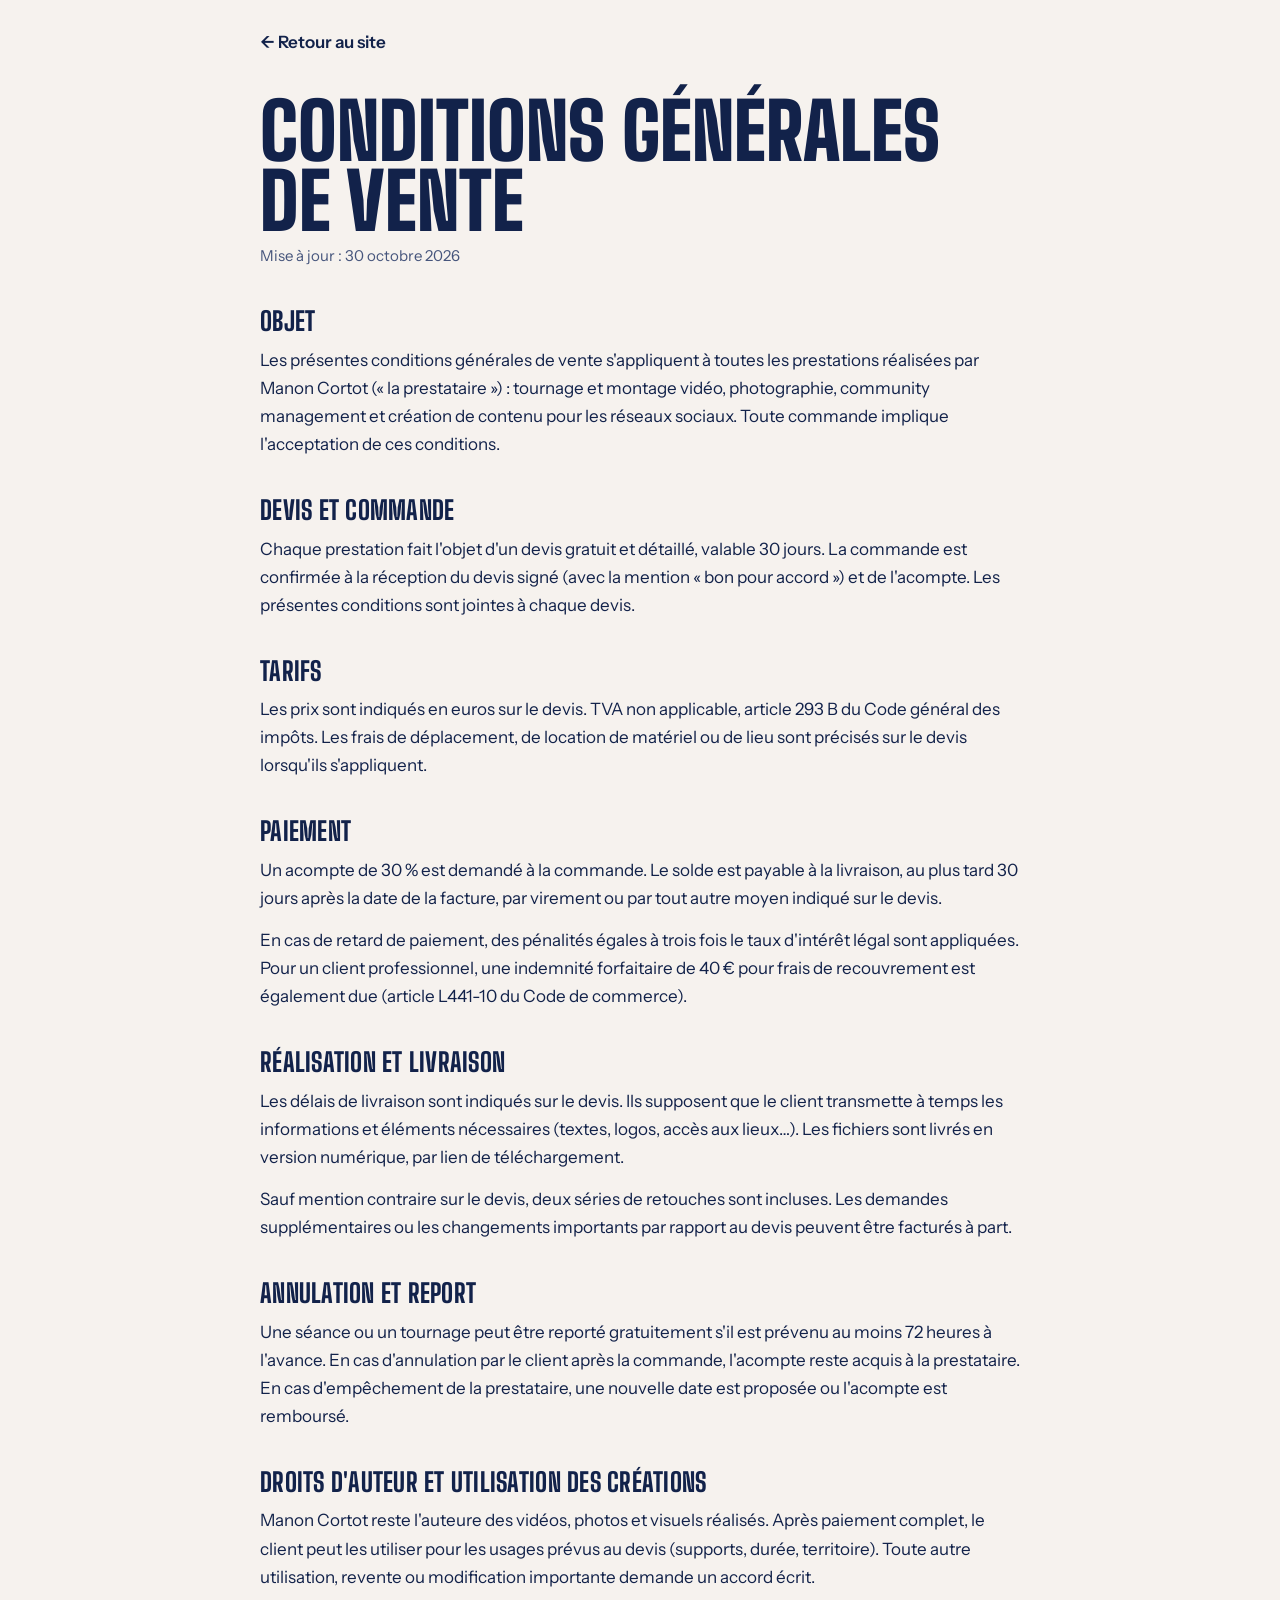
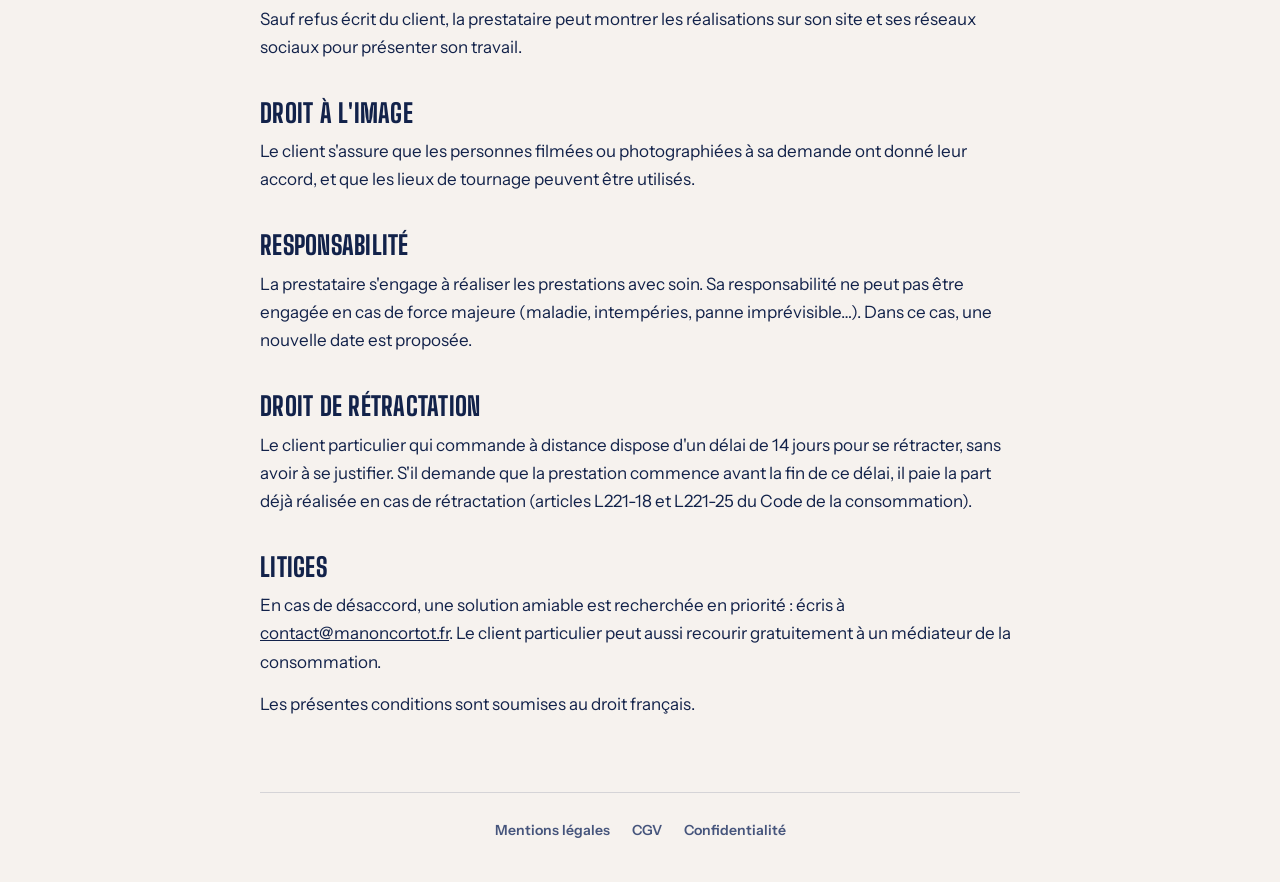
<file: cgv.html>
<!DOCTYPE html>
<html lang="fr">
<head>
<meta charset="utf-8">
<meta name="viewport" content="width=device-width, initial-scale=1, viewport-fit=cover">
<title>Conditions générales de vente · Manon Cortot</title>
<meta name="description" content="Conditions générales de vente des prestations de Manon Cortot : vidéo et montage, photographie, community management.">
<link rel="canonical" href="https://manoncortot.fr/cgv.html">
<link rel="icon" href="/favicon.ico" sizes="48x48">
<link rel="icon" href="/images/icone-192.png" type="image/png" sizes="192x192">
<link rel="apple-touch-icon" href="/apple-touch-icon.png">
<link rel="preconnect" href="https://fonts.googleapis.com">
<link rel="preconnect" href="https://fonts.gstatic.com" crossorigin>
<link href="https://fonts.googleapis.com/css2?family=Big+Shoulders+Display:wght@800;900&family=Instrument+Sans:wght@400;500;600&display=swap" rel="stylesheet">
<link rel="stylesheet" href="legal/pages.css">
<script type="application/ld+json">
{"@context":"https://schema.org","@type":"BreadcrumbList","itemListElement":[
  {"@type":"ListItem","position":1,"name":"Manon Cortot","item":"https://manoncortot.fr/"},
  {"@type":"ListItem","position":2,"name":"Conditions générales de vente","item":"https://manoncortot.fr/cgv.html"}]}
</script>
</head>
<body>
<header class="haut"><a href="./">← Retour au site</a></header>
<main id="page" data-page="cgv"><h1>Conditions générales de vente</h1></main>
<footer class="pied"><a href="mentions-legales.html">Mentions légales</a><a href="cgv.html">CGV</a><a href="confidentialite.html">Confidentialité</a></footer>
<script src="legal/pages.js"></script>
</body>
</html>
</file>
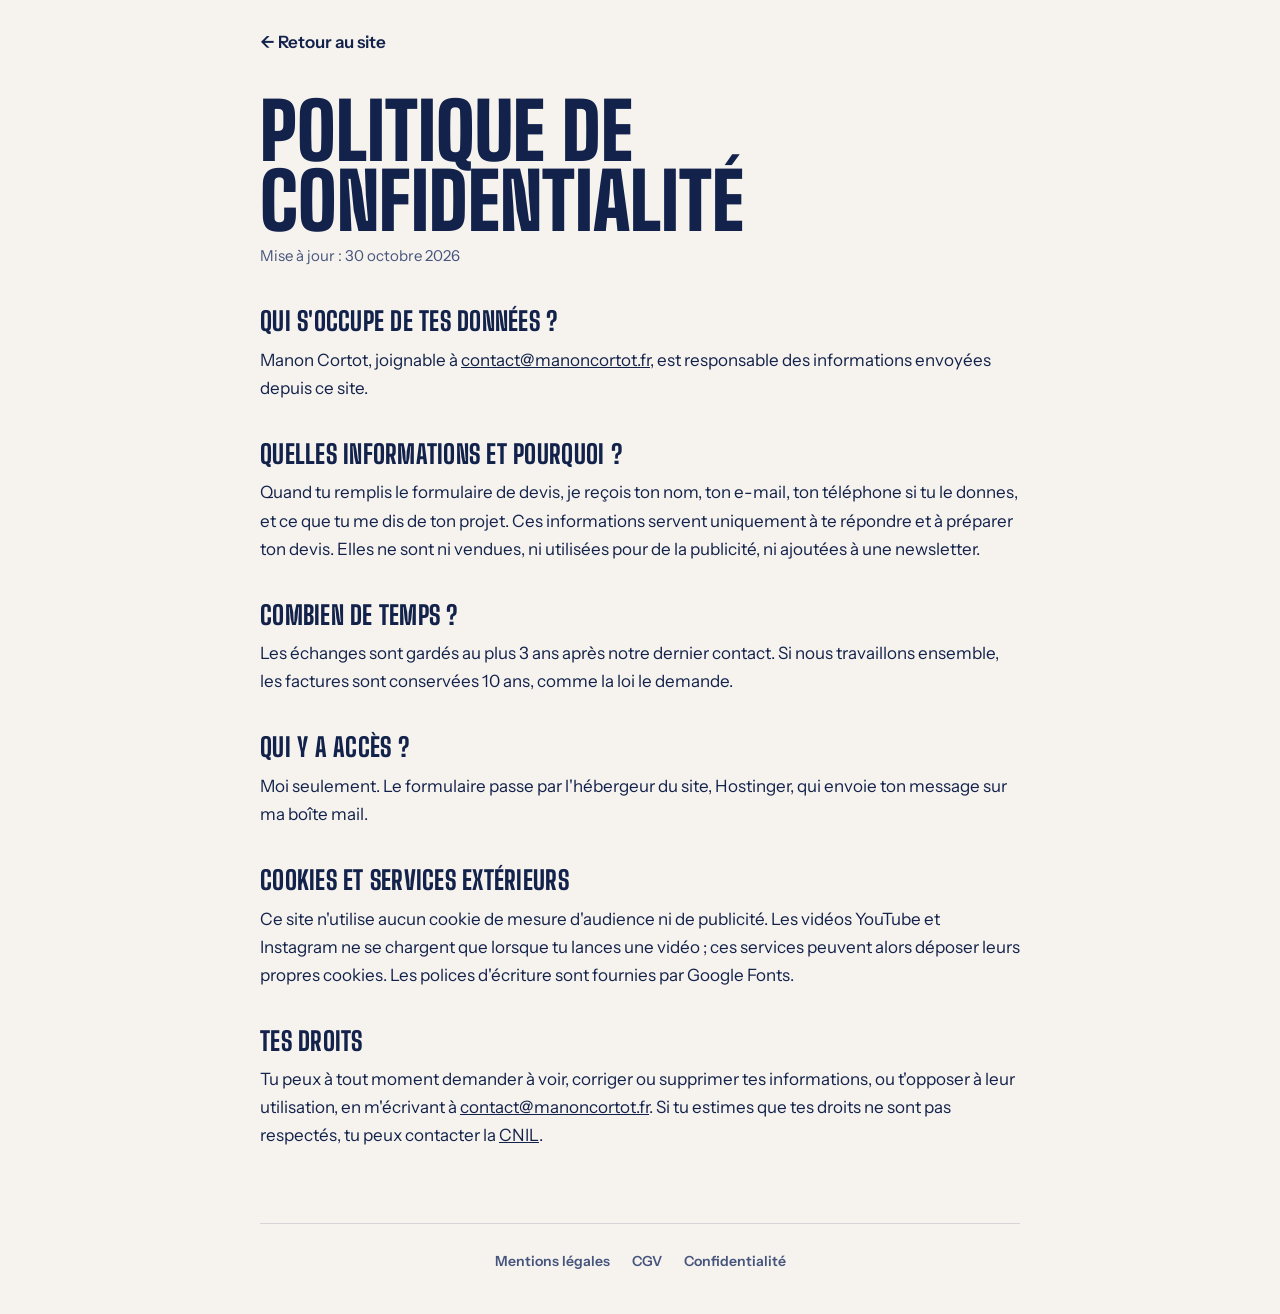
<file: confidentialite.html>
<!DOCTYPE html>
<html lang="fr">
<head>
<meta charset="utf-8">
<meta name="viewport" content="width=device-width, initial-scale=1, viewport-fit=cover">
<title>Politique de confidentialité · Manon Cortot</title>
<meta name="description" content="Politique de confidentialité de manoncortot.fr : utilisation des informations envoyées par le formulaire de contact.">
<link rel="canonical" href="https://manoncortot.fr/confidentialite.html">
<link rel="icon" href="/favicon.ico" sizes="48x48">
<link rel="icon" href="/images/icone-192.png" type="image/png" sizes="192x192">
<link rel="apple-touch-icon" href="/apple-touch-icon.png">
<link rel="preconnect" href="https://fonts.googleapis.com">
<link rel="preconnect" href="https://fonts.gstatic.com" crossorigin>
<link href="https://fonts.googleapis.com/css2?family=Big+Shoulders+Display:wght@800;900&family=Instrument+Sans:wght@400;500;600&display=swap" rel="stylesheet">
<link rel="stylesheet" href="legal/pages.css">
<script type="application/ld+json">
{"@context":"https://schema.org","@type":"BreadcrumbList","itemListElement":[
  {"@type":"ListItem","position":1,"name":"Manon Cortot","item":"https://manoncortot.fr/"},
  {"@type":"ListItem","position":2,"name":"Politique de confidentialité","item":"https://manoncortot.fr/confidentialite.html"}]}
</script>
</head>
<body>
<header class="haut"><a href="./">← Retour au site</a></header>
<main id="page" data-page="confidentialite"><h1>Politique de confidentialité</h1></main>
<footer class="pied"><a href="mentions-legales.html">Mentions légales</a><a href="cgv.html">CGV</a><a href="confidentialite.html">Confidentialité</a></footer>
<script src="legal/pages.js"></script>
</body>
</html>
</file>
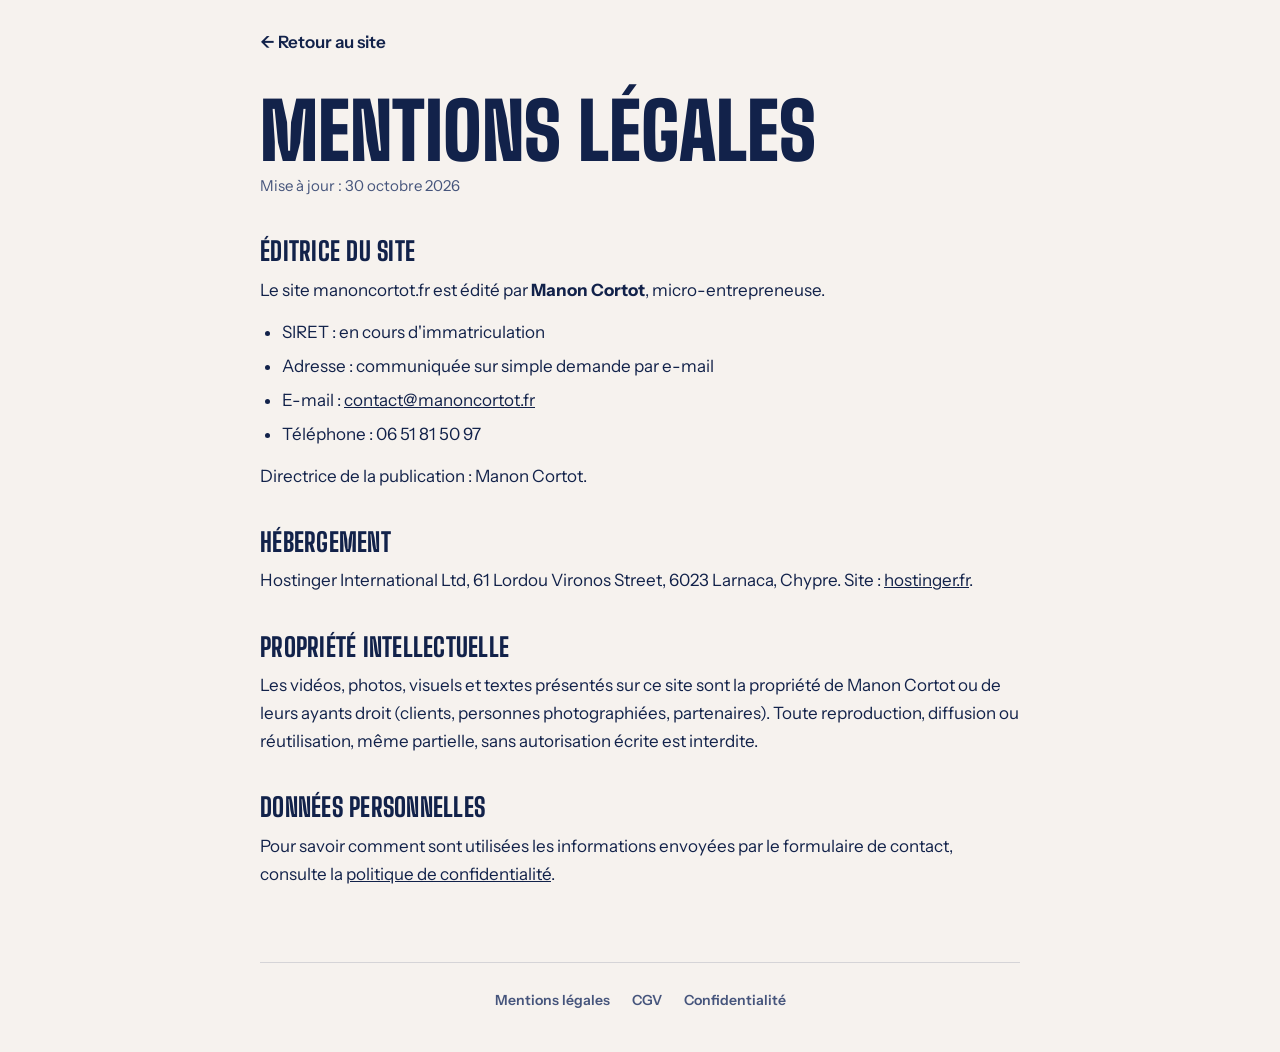
<file: mentions-legales.html>
<!DOCTYPE html>
<html lang="fr">
<head>
<meta charset="utf-8">
<meta name="viewport" content="width=device-width, initial-scale=1, viewport-fit=cover">
<title>Mentions légales · Manon Cortot</title>
<meta name="description" content="Mentions légales du site manoncortot.fr : éditrice, hébergement, propriété intellectuelle et données personnelles.">
<link rel="canonical" href="https://manoncortot.fr/mentions-legales.html">
<link rel="icon" href="/favicon.ico" sizes="48x48">
<link rel="icon" href="/images/icone-192.png" type="image/png" sizes="192x192">
<link rel="apple-touch-icon" href="/apple-touch-icon.png">
<link rel="preconnect" href="https://fonts.googleapis.com">
<link rel="preconnect" href="https://fonts.gstatic.com" crossorigin>
<link href="https://fonts.googleapis.com/css2?family=Big+Shoulders+Display:wght@800;900&family=Instrument+Sans:wght@400;500;600&display=swap" rel="stylesheet">
<link rel="stylesheet" href="legal/pages.css">
<script type="application/ld+json">
{"@context":"https://schema.org","@type":"BreadcrumbList","itemListElement":[
  {"@type":"ListItem","position":1,"name":"Manon Cortot","item":"https://manoncortot.fr/"},
  {"@type":"ListItem","position":2,"name":"Mentions légales","item":"https://manoncortot.fr/mentions-legales.html"}]}
</script>
</head>
<body>
<header class="haut"><a href="./">← Retour au site</a></header>
<main id="page" data-page="mentions-legales"><h1>Mentions légales</h1></main>
<footer class="pied"><a href="mentions-legales.html">Mentions légales</a><a href="cgv.html">CGV</a><a href="confidentialite.html">Confidentialité</a></footer>
<script src="legal/pages.js"></script>
</body>
</html>
</file>
<file: legal/pages.css>
/* Pages légales : mêmes couleurs et typos que le site, en plus sobre */
:root{--encre:#12224A;--pervenche:#8396C0;--ciel:#C6D8EE;--papier:#FAF5EF;--soleil:#F6DA7A;
  --bg:#F6F2EE;--texte:var(--encre);--texte-doux:#46557c;--trait:rgba(18,34,74,.14);
  --display:"Big Shoulders Display","Arial Narrow",Impact,sans-serif;--sans:"Instrument Sans","Helvetica Neue",Arial,sans-serif}
@media (prefers-color-scheme: dark){:root:not([data-theme="light"]){--bg:#0B1430;--texte:#F4EFE9;--texte-doux:#C6D8EE;--trait:rgba(255,255,255,.16)}}
:root[data-theme="dark"]{--bg:#0B1430;--texte:#F4EFE9;--texte-doux:#C6D8EE;--trait:rgba(255,255,255,.16)}
*{box-sizing:border-box}
body{margin:0;background:var(--bg);color:var(--texte);font:400 17px/1.65 var(--sans)}
a{color:inherit}
:focus-visible{outline:3px solid var(--soleil);outline-offset:3px;border-radius:6px}
.haut,main,.pied{width:min(760px,100% - 32px);margin-inline:auto}
.haut{padding:28px 0 0}
.haut a{font-weight:600;text-decoration:none}
.haut a:hover{text-decoration:underline;text-underline-offset:3px}
main{padding:40px 0 60px}
h1{margin:0 0 8px;font:900 clamp(44px,9vw,78px)/.9 var(--display);text-transform:uppercase}
.maj{margin:0 0 36px;color:var(--texte-doux);font-size:15px}
h2{margin:38px 0 10px;font:800 26px/1.1 var(--display);text-transform:uppercase;letter-spacing:.01em}
p,ul{margin:0 0 14px}
ul{padding-left:22px}
li{margin-bottom:6px}
.pied{display:flex;flex-wrap:wrap;justify-content:center;gap:8px 22px;padding:26px 0 40px;border-top:1px solid var(--trait);font-size:14px;color:var(--texte-doux)}
.pied a{text-decoration:none;font-weight:600}
.pied a:hover{color:var(--texte);text-decoration:underline;text-underline-offset:3px}
</file>
